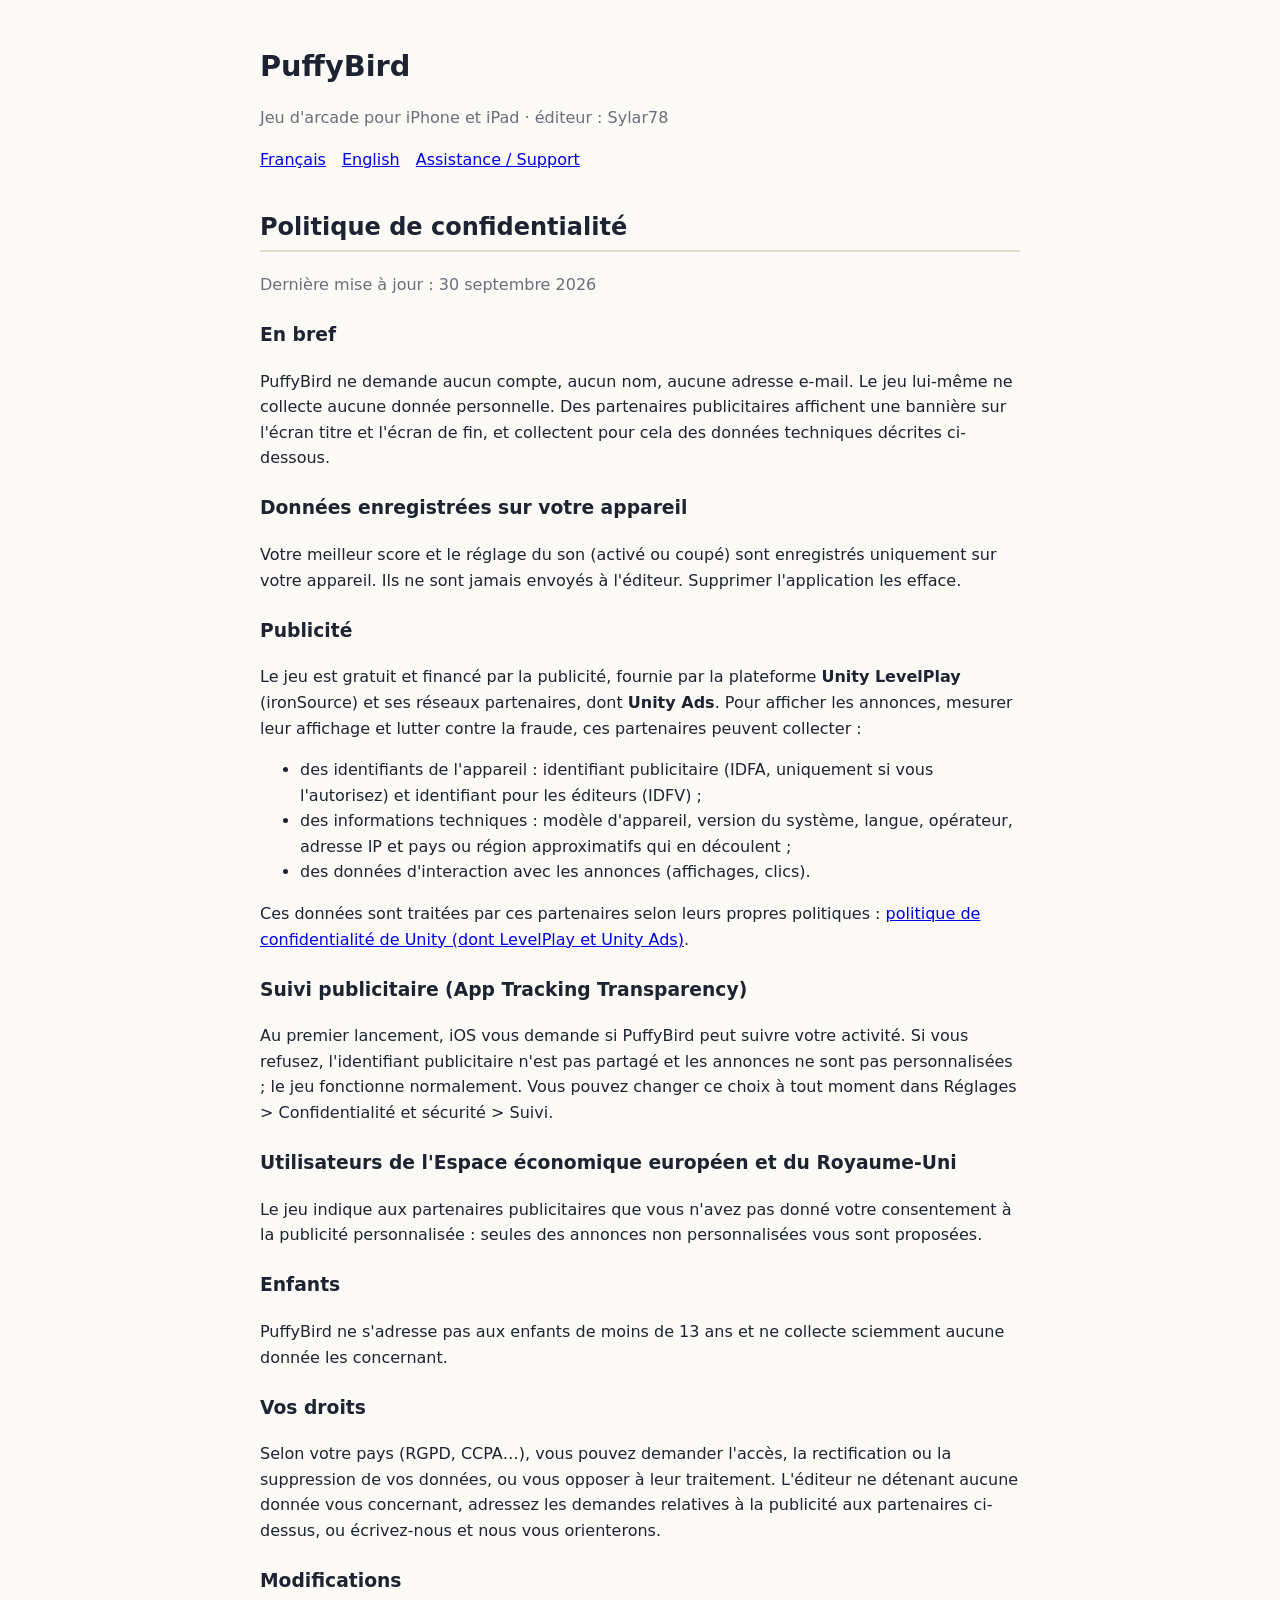
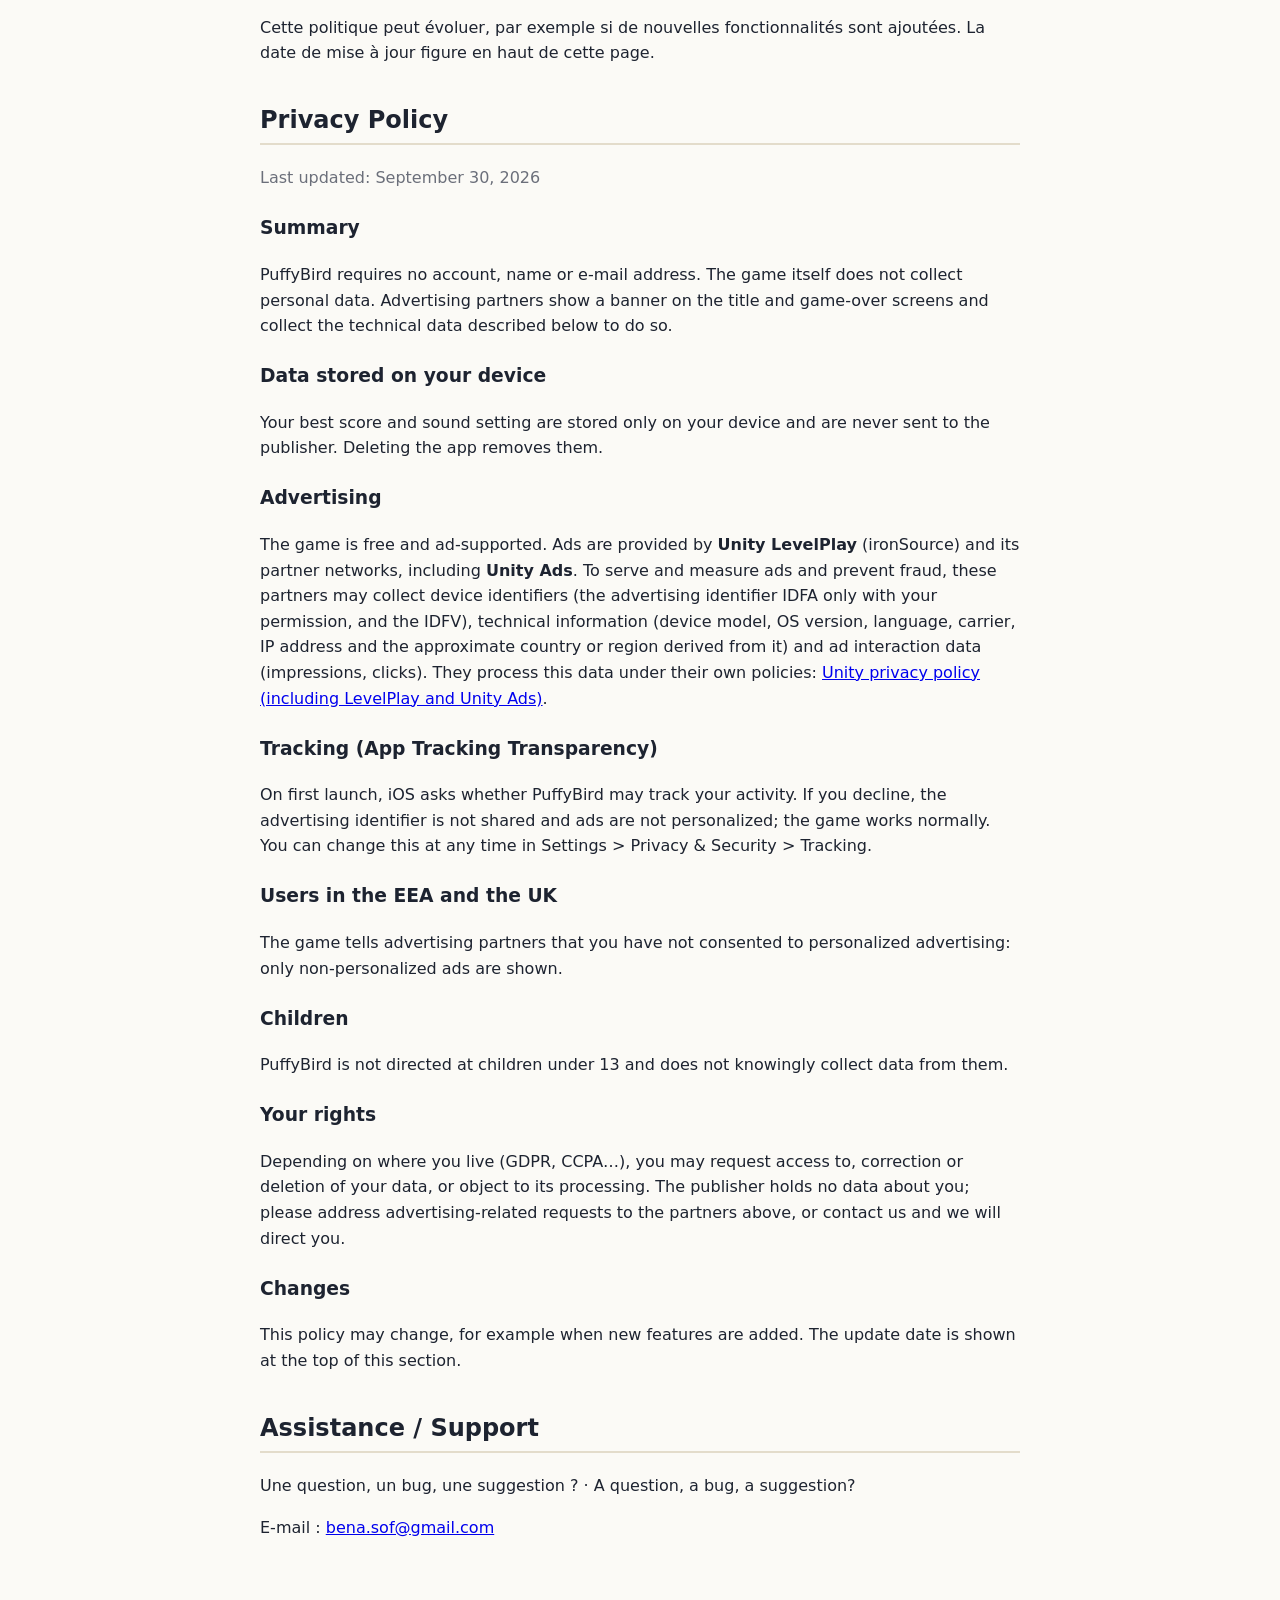
<file: index.html>
<!doctype html>
<html lang="fr">
<head>
<meta charset="utf-8">
<meta name="viewport" content="width=device-width, initial-scale=1">
<title>PuffyBird – Confidentialité et assistance</title>
<style>
  body { font-family: -apple-system, system-ui, sans-serif; max-width: 760px; margin: 0 auto; padding: 24px 16px 64px; line-height: 1.6; color: #1d2330; background: #fbfaf6; }
  h1 { font-size: 1.8rem; margin-bottom: 0; }
  h2 { margin-top: 2.2rem; border-bottom: 2px solid #e3dccb; padding-bottom: 4px; }
  h3 { margin-top: 1.4rem; }
  .muted { color: #6b6f7a; }
  nav a { margin-right: 16px; }
  @media (prefers-color-scheme: dark) { body { background: #14171d; color: #e6e6e6; } h2 { border-color: #333; } .muted { color: #9aa0ab; } a { color: #8ab4ff; } }
</style>
</head>
<body>
<h1>PuffyBird</h1>
<p class="muted">Jeu d'arcade pour iPhone et iPad · éditeur : Sylar78</p>
<nav><a href="#fr">Français</a><a href="#en">English</a><a href="#contact">Assistance / Support</a></nav>

<section id="fr">
<h2>Politique de confidentialité</h2>
<p class="muted">Dernière mise à jour : 30 septembre 2026</p>

<h3>En bref</h3>
<p>PuffyBird ne demande aucun compte, aucun nom, aucune adresse e-mail. Le jeu lui-même ne collecte aucune donnée personnelle. Des partenaires publicitaires affichent une bannière sur l'écran titre et l'écran de fin, et collectent pour cela des données techniques décrites ci-dessous.</p>

<h3>Données enregistrées sur votre appareil</h3>
<p>Votre meilleur score et le réglage du son (activé ou coupé) sont enregistrés uniquement sur votre appareil. Ils ne sont jamais envoyés à l'éditeur. Supprimer l'application les efface.</p>

<h3>Publicité</h3>
<p>Le jeu est gratuit et financé par la publicité, fournie par la plateforme <strong>Unity LevelPlay</strong> (ironSource) et ses réseaux partenaires, dont <strong>Unity Ads</strong>. Pour afficher les annonces, mesurer leur affichage et lutter contre la fraude, ces partenaires peuvent collecter :</p>
<ul>
  <li>des identifiants de l'appareil : identifiant publicitaire (IDFA, uniquement si vous l'autorisez) et identifiant pour les éditeurs (IDFV) ;</li>
  <li>des informations techniques : modèle d'appareil, version du système, langue, opérateur, adresse IP et pays ou région approximatifs qui en découlent ;</li>
  <li>des données d'interaction avec les annonces (affichages, clics).</li>
</ul>
<p>Ces données sont traitées par ces partenaires selon leurs propres politiques : <a href="https://unity.com/legal/game-player-and-app-user-privacy-policy">politique de confidentialité de Unity (dont LevelPlay et Unity Ads)</a>.</p>

<h3>Suivi publicitaire (App Tracking Transparency)</h3>
<p>Au premier lancement, iOS vous demande si PuffyBird peut suivre votre activité. Si vous refusez, l'identifiant publicitaire n'est pas partagé et les annonces ne sont pas personnalisées ; le jeu fonctionne normalement. Vous pouvez changer ce choix à tout moment dans Réglages &gt; Confidentialité et sécurité &gt; Suivi.</p>

<h3>Utilisateurs de l'Espace économique européen et du Royaume-Uni</h3>
<p>Le jeu indique aux partenaires publicitaires que vous n'avez pas donné votre consentement à la publicité personnalisée : seules des annonces non personnalisées vous sont proposées.</p>

<h3>Enfants</h3>
<p>PuffyBird ne s'adresse pas aux enfants de moins de 13 ans et ne collecte sciemment aucune donnée les concernant.</p>

<h3>Vos droits</h3>
<p>Selon votre pays (RGPD, CCPA…), vous pouvez demander l'accès, la rectification ou la suppression de vos données, ou vous opposer à leur traitement. L'éditeur ne détenant aucune donnée vous concernant, adressez les demandes relatives à la publicité aux partenaires ci-dessus, ou écrivez-nous et nous vous orienterons.</p>

<h3>Modifications</h3>
<p>Cette politique peut évoluer, par exemple si de nouvelles fonctionnalités sont ajoutées. La date de mise à jour figure en haut de cette page.</p>
</section>

<section id="en">
<h2>Privacy Policy</h2>
<p class="muted">Last updated: September 30, 2026</p>

<h3>Summary</h3>
<p>PuffyBird requires no account, name or e-mail address. The game itself does not collect personal data. Advertising partners show a banner on the title and game-over screens and collect the technical data described below to do so.</p>

<h3>Data stored on your device</h3>
<p>Your best score and sound setting are stored only on your device and are never sent to the publisher. Deleting the app removes them.</p>

<h3>Advertising</h3>
<p>The game is free and ad-supported. Ads are provided by <strong>Unity LevelPlay</strong> (ironSource) and its partner networks, including <strong>Unity Ads</strong>. To serve and measure ads and prevent fraud, these partners may collect device identifiers (the advertising identifier IDFA only with your permission, and the IDFV), technical information (device model, OS version, language, carrier, IP address and the approximate country or region derived from it) and ad interaction data (impressions, clicks). They process this data under their own policies: <a href="https://unity.com/legal/game-player-and-app-user-privacy-policy">Unity privacy policy (including LevelPlay and Unity Ads)</a>.</p>

<h3>Tracking (App Tracking Transparency)</h3>
<p>On first launch, iOS asks whether PuffyBird may track your activity. If you decline, the advertising identifier is not shared and ads are not personalized; the game works normally. You can change this at any time in Settings &gt; Privacy &amp; Security &gt; Tracking.</p>

<h3>Users in the EEA and the UK</h3>
<p>The game tells advertising partners that you have not consented to personalized advertising: only non-personalized ads are shown.</p>

<h3>Children</h3>
<p>PuffyBird is not directed at children under 13 and does not knowingly collect data from them.</p>

<h3>Your rights</h3>
<p>Depending on where you live (GDPR, CCPA…), you may request access to, correction or deletion of your data, or object to its processing. The publisher holds no data about you; please address advertising-related requests to the partners above, or contact us and we will direct you.</p>

<h3>Changes</h3>
<p>This policy may change, for example when new features are added. The update date is shown at the top of this section.</p>
</section>

<section id="contact">
<h2>Assistance / Support</h2>
<p>Une question, un bug, une suggestion ? · A question, a bug, a suggestion?</p>
<p>E-mail : <a href="mailto:bena.sof@gmail.com">bena.sof@gmail.com</a></p>
</section>
</body>
</html>
</file>
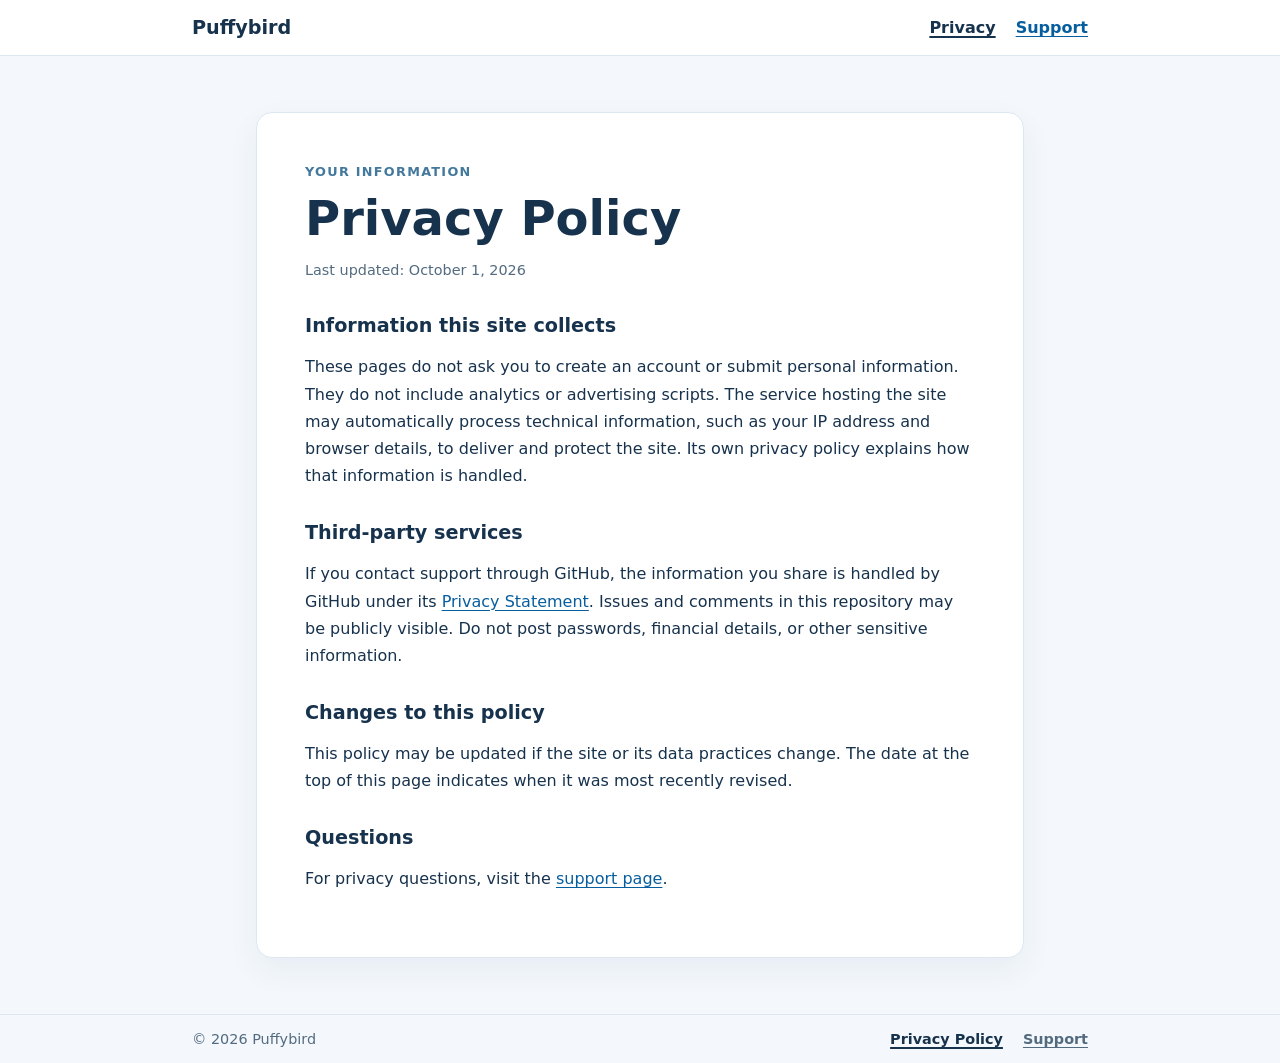
<file: privacy.html>
<!doctype html>
<html lang="en">
  <head>
    <meta charset="utf-8">
    <meta name="viewport" content="width=device-width, initial-scale=1">
    <meta name="description" content="Privacy information for the Puffybird website.">
    <title>Privacy Policy | Puffybird</title>
    <link rel="stylesheet" href="styles.css">
  </head>
  <body>
    <header class="site-header">
      <span class="site-name">Puffybird</span>
      <nav aria-label="Main navigation">
        <a href="privacy.html" aria-current="page">Privacy</a>
        <a href="support.html">Support</a>
      </nav>
    </header>

    <main>
      <article class="content">
        <p class="eyebrow">Your information</p>
        <h1>Privacy Policy</h1>
        <p class="updated">Last updated: October 1, 2026</p>

        <h2>Information this site collects</h2>
        <p>
          These pages do not ask you to create an account or submit personal
          information. They do not include analytics or advertising scripts.
          The service hosting the site may automatically process technical
          information, such as your IP address and browser details, to deliver
          and protect the site. Its own privacy policy explains how that
          information is handled.
        </p>

        <h2>Third-party services</h2>
        <p>
          If you contact support through GitHub, the information you share is
          handled by GitHub under its
          <a href="https://docs.github.com/en/site-policy/privacy-policies/github-privacy-statement">Privacy Statement</a>.
          Issues and comments in this repository may be publicly visible. Do not
          post passwords, financial details, or other sensitive information.
        </p>

        <h2>Changes to this policy</h2>
        <p>
          This policy may be updated if the site or its data practices change.
          The date at the top of this page indicates when it was most recently
          revised.
        </p>

        <h2>Questions</h2>
        <p>
          For privacy questions, visit the
          <a href="support.html">support page</a>.
        </p>
      </article>
    </main>

    <footer class="site-footer">
      <span>© 2026 Puffybird</span>
      <nav aria-label="Footer navigation">
        <a href="privacy.html" aria-current="page">Privacy Policy</a>
        <a href="support.html">Support</a>
      </nav>
    </footer>
  </body>
</html>
</file>
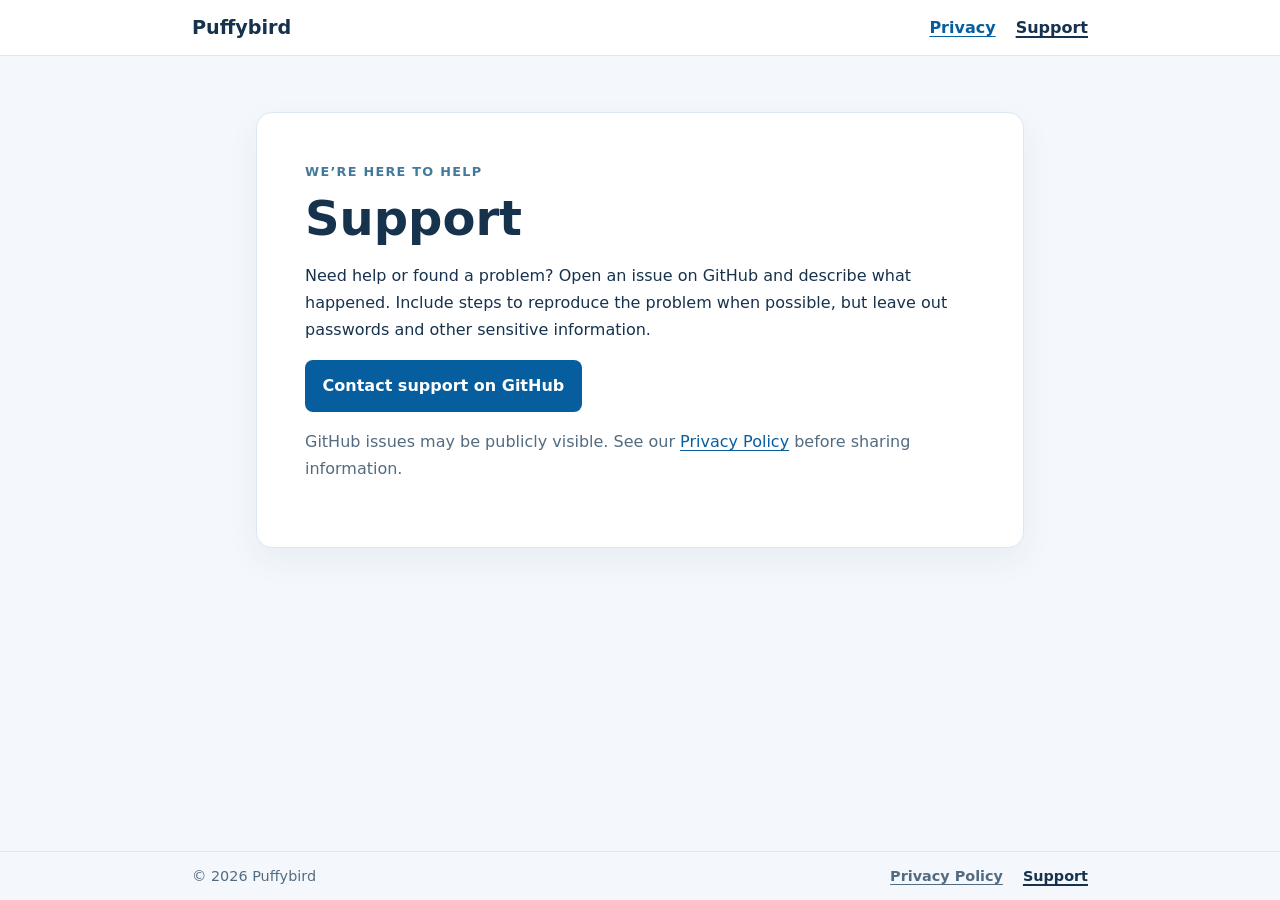
<file: support.html>
<!doctype html>
<html lang="en">
  <head>
    <meta charset="utf-8">
    <meta name="viewport" content="width=device-width, initial-scale=1">
    <meta name="description" content="Get help with Puffybird or report a problem.">
    <title>Support | Puffybird</title>
    <link rel="stylesheet" href="styles.css">
  </head>
  <body>
    <header class="site-header">
      <span class="site-name">Puffybird</span>
      <nav aria-label="Main navigation">
        <a href="privacy.html">Privacy</a>
        <a href="support.html" aria-current="page">Support</a>
      </nav>
    </header>

    <main>
      <article class="content">
        <p class="eyebrow">We’re here to help</p>
        <h1>Support</h1>
        <p>
          Need help or found a problem? Open an issue on GitHub and describe
          what happened. Include steps to reproduce the problem when possible,
          but leave out passwords and other sensitive information.
        </p>
        <p>
          <a class="button" href="https://github.com/Sylar78/puffybird_site/issues/new">
            Contact support on GitHub
          </a>
        </p>
        <p class="note">
          GitHub issues may be publicly visible. See our
          <a href="privacy.html">Privacy Policy</a> before sharing information.
        </p>
      </article>
    </main>

    <footer class="site-footer">
      <span>© 2026 Puffybird</span>
      <nav aria-label="Footer navigation">
        <a href="privacy.html">Privacy Policy</a>
        <a href="support.html" aria-current="page">Support</a>
      </nav>
    </footer>
  </body>
</html>
</file>
<file: styles.css>
:root {
  color-scheme: light;
  font-family: system-ui, -apple-system, BlinkMacSystemFont, "Segoe UI", sans-serif;
  color: #17324d;
  background: #f4f8fc;
  font-synthesis: none;
  text-rendering: optimizeLegibility;
}

* {
  box-sizing: border-box;
}

body {
  display: flex;
  flex-direction: column;
  min-height: 100vh;
  margin: 0;
}

a {
  color: #075e9e;
  text-underline-offset: 0.18em;
}

a:hover {
  color: #063e69;
}

.site-header,
.site-footer {
  display: flex;
  align-items: center;
  justify-content: space-between;
  gap: 1rem;
  padding: 1rem max(1.25rem, calc((100vw - 56rem) / 2));
}

.site-header {
  background: #fff;
  border-bottom: 1px solid #dce7f0;
}

.site-name {
  color: #17324d;
  font-size: 1.2rem;
  font-weight: 750;
  text-decoration: none;
}

nav {
  display: flex;
  flex-wrap: wrap;
  gap: 1.25rem;
}

nav a {
  font-weight: 600;
}

nav a[aria-current="page"] {
  color: #17324d;
  text-decoration-thickness: 2px;
}

main {
  flex: 1;
  width: min(100% - 2rem, 48rem);
  margin: 3.5rem auto;
}

.content {
  padding: clamp(1.5rem, 5vw, 3rem);
  background: #fff;
  border: 1px solid #dce7f0;
  border-radius: 1rem;
  box-shadow: 0 0.75rem 2rem rgb(23 50 77 / 6%);
}

.eyebrow {
  margin: 0 0 0.5rem;
  color: #44799e;
  font-size: 0.8rem;
  font-weight: 750;
  letter-spacing: 0.1em;
  text-transform: uppercase;
}

h1 {
  margin: 0;
  font-size: clamp(2rem, 6vw, 3rem);
  line-height: 1.15;
}

h2 {
  margin: 2rem 0 0.5rem;
  font-size: 1.2rem;
}

p {
  line-height: 1.7;
}

.updated,
.note {
  color: #536b80;
}

.updated {
  margin-top: 0.75rem;
  font-size: 0.9rem;
}

.button {
  display: inline-block;
  padding: 0.8rem 1.1rem;
  color: #fff;
  background: #075e9e;
  border-radius: 0.5rem;
  font-weight: 700;
  text-decoration: none;
}

.button:hover {
  color: #fff;
  background: #063e69;
}

.site-footer {
  flex-wrap: wrap;
  color: #536b80;
  border-top: 1px solid #dce7f0;
  font-size: 0.9rem;
}

.site-footer a {
  color: inherit;
}

@media (max-width: 34rem) {
  .site-header,
  .site-footer {
    align-items: flex-start;
    flex-direction: column;
  }

  main {
    margin: 1.5rem auto;
  }
}
</file>
